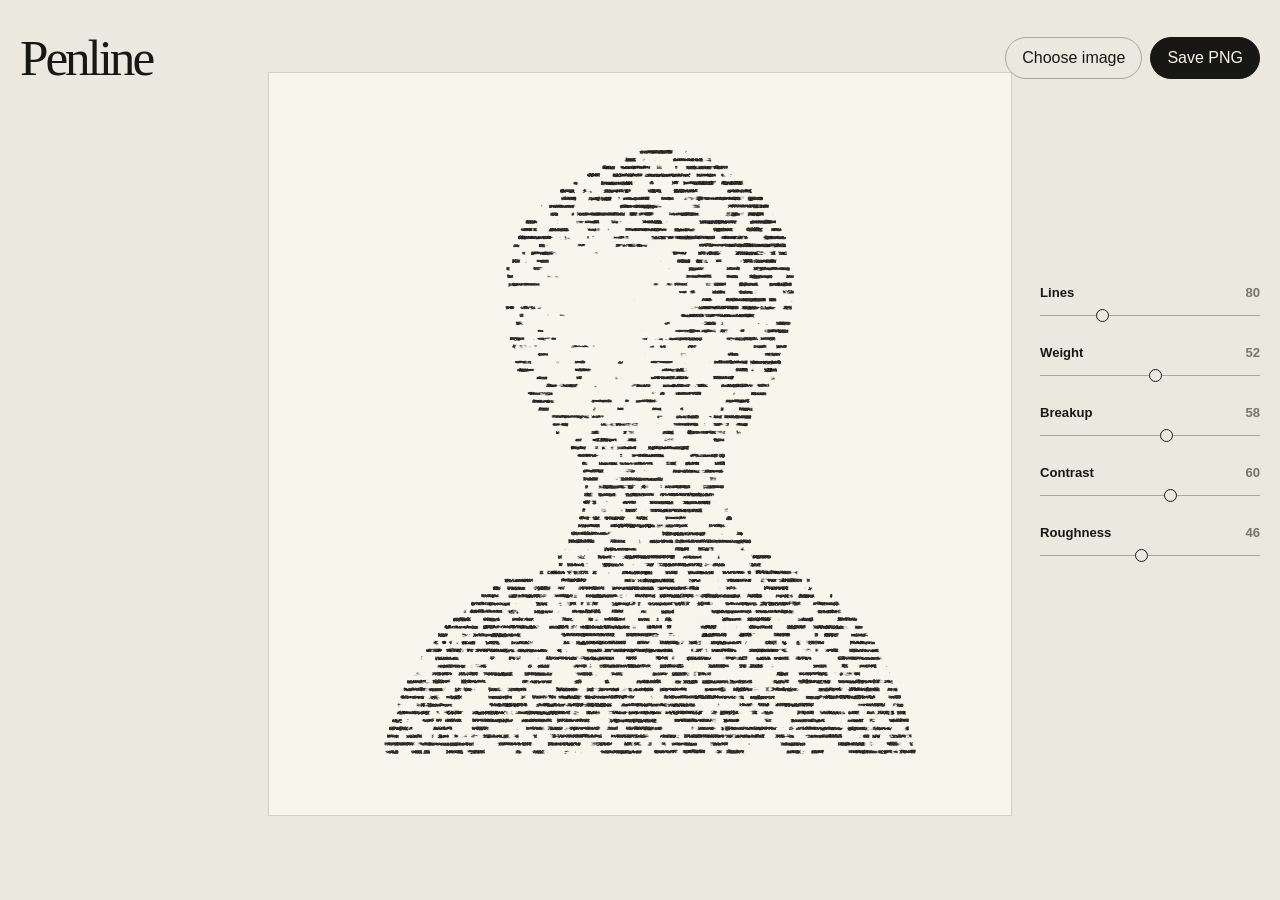
<file: index.html>
<!doctype html>
<html lang="en">
  <head>
    <meta charset="UTF-8" />
    <meta name="viewport" content="width=device-width, initial-scale=1" />
    <meta name="theme-color" content="#ebe8df" />
    <title>Penline</title>
    <link rel="stylesheet" href="./styles.css" />
  </head>
  <body>
    <main>
      <header>
        <h1>Penline</h1>
        <div class="actions">
          <label class="button" for="image-input">Choose image</label>
          <input id="image-input" type="file" accept="image/*" />
          <button class="button button-primary" id="save-button" type="button">Save PNG</button>
        </div>
      </header>

      <section class="workspace">
        <div class="canvas-shell" id="drop-zone">
          <canvas id="artwork" width="1400" height="1400" aria-label="Penline artwork"></canvas>
          <div class="drop-message" id="drop-message">Drop image</div>
        </div>

        <aside>
          <div class="control">
            <div class="control-label">
              <label for="lines">Lines</label>
              <output for="lines" id="lines-value">80</output>
            </div>
            <input id="lines" type="range" min="20" max="240" value="80" />
          </div>

          <div class="control">
            <div class="control-label">
              <label for="weight">Weight</label>
              <output for="weight" id="weight-value">52</output>
            </div>
            <input id="weight" type="range" min="10" max="90" value="52" />
          </div>

          <div class="control">
            <div class="control-label">
              <label for="breakup">Breakup</label>
              <output for="breakup" id="breakup-value">58</output>
            </div>
            <input id="breakup" type="range" min="0" max="100" value="58" />
          </div>

          <div class="control">
            <div class="control-label">
              <label for="contrast">Contrast</label>
              <output for="contrast" id="contrast-value">60</output>
            </div>
            <input id="contrast" type="range" min="0" max="100" value="60" />
          </div>

          <div class="control">
            <div class="control-label">
              <label for="roughness">Roughness</label>
              <output for="roughness" id="roughness-value">46</output>
            </div>
            <input id="roughness" type="range" min="0" max="100" value="46" />
          </div>

          <button
            class="reset is-hidden"
            id="reset-button"
            type="button"
            disabled
            aria-hidden="true"
          >
            Reset
          </button>
        </aside>
      </section>
    </main>

    <script src="./app.js" defer></script>
  </body>
</html>
</file>
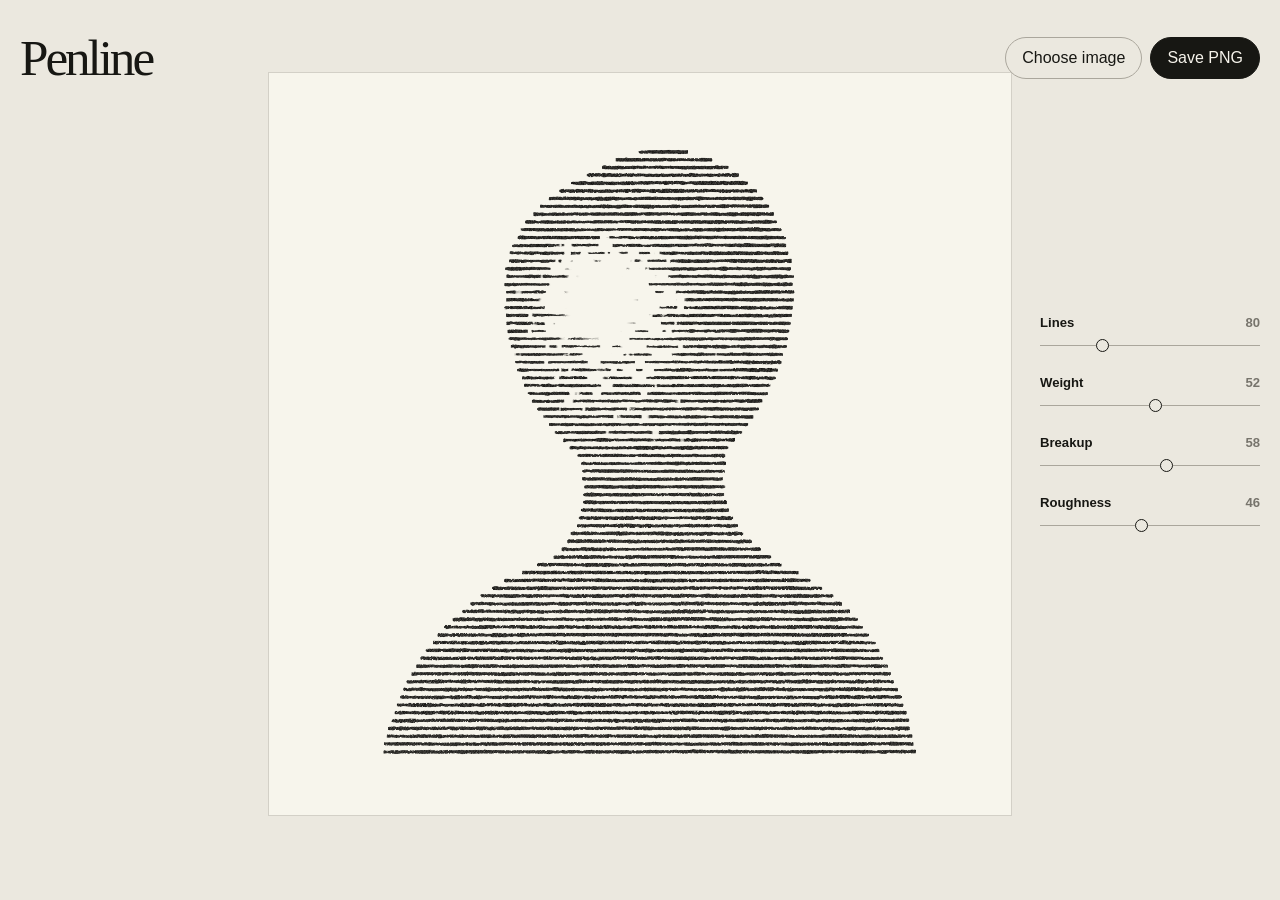
<file: public/index.html>
<!doctype html>
<html lang="en">
  <head>
    <meta charset="UTF-8" />
    <meta name="viewport" content="width=device-width, initial-scale=1" />
    <meta name="theme-color" content="#ebe8df" />
    <title>Penline</title>
    <link rel="stylesheet" href="./styles.css" />
  </head>
  <body>
    <main>
      <header>
        <h1>Penline</h1>
        <div class="actions">
          <label class="button" for="image-input">Choose image</label>
          <input id="image-input" type="file" accept="image/*" />
          <button class="button button-primary" id="save-button" type="button">Save PNG</button>
        </div>
      </header>

      <section class="workspace">
        <div class="canvas-shell" id="drop-zone">
          <canvas id="artwork" width="1400" height="1400" aria-label="Penline artwork"></canvas>
          <div class="drop-message" id="drop-message">Drop image</div>
        </div>

        <aside>
          <div class="control">
            <div class="control-label">
              <label for="lines">Lines</label>
              <output for="lines" id="lines-value">80</output>
            </div>
            <input id="lines" type="range" min="20" max="240" value="80" />
          </div>

          <div class="control">
            <div class="control-label">
              <label for="weight">Weight</label>
              <output for="weight" id="weight-value">52</output>
            </div>
            <input id="weight" type="range" min="10" max="90" value="52" />
          </div>

          <div class="control">
            <div class="control-label">
              <label for="breakup">Breakup</label>
              <output for="breakup" id="breakup-value">58</output>
            </div>
            <input id="breakup" type="range" min="0" max="100" value="58" />
          </div>

          <div class="control">
            <div class="control-label">
              <label for="roughness">Roughness</label>
              <output for="roughness" id="roughness-value">46</output>
            </div>
            <input id="roughness" type="range" min="0" max="100" value="46" />
          </div>

          <button
            class="reset is-hidden"
            id="reset-button"
            type="button"
            disabled
            aria-hidden="true"
          >
            Reset
          </button>
        </aside>
      </section>
    </main>

    <script src="./app.js" defer></script>
  </body>
</html>
</file>
<file: styles.css>
:root {
  color: #171713;
  background: #ebe8df;
  font-family: Arial, Helvetica, sans-serif;
  font-synthesis: none;
}

* {
  box-sizing: border-box;
}

body {
  margin: 0;
  min-width: 320px;
  min-height: 100vh;
}

button,
input {
  font: inherit;
}

main {
  position: relative;
  width: min(100% - 40px, 1440px);
  min-height: 100vh;
  margin: 0 auto;
  padding: 28px 0 40px;
}

header {
  position: absolute;
  z-index: 1;
  top: 28px;
  right: 0;
  left: 0;
  display: flex;
  align-items: center;
  justify-content: space-between;
}

h1 {
  margin: 0;
  font-family: Georgia, "Times New Roman", serif;
  font-size: clamp(2rem, 4vw, 4rem);
  font-weight: 400;
  letter-spacing: -0.06em;
}

.actions {
  display: flex;
  gap: 8px;
}

#image-input {
  position: absolute;
  width: 1px;
  height: 1px;
  overflow: hidden;
  clip-path: inset(50%);
}

.button {
  display: inline-flex;
  min-height: 42px;
  align-items: center;
  justify-content: center;
  padding: 0 16px;
  border: 1px solid #aaa69c;
  border-radius: 999px;
  color: inherit;
  background: transparent;
  cursor: pointer;
}

.button:hover {
  border-color: #171713;
}

.button-primary {
  border-color: #171713;
  color: #f6f3eb;
  background: #171713;
}

.workspace {
  display: grid;
  grid-template-columns: 220px minmax(280px, 750px) 220px;
  gap: 28px;
  align-items: center;
  justify-content: center;
  min-height: calc(100vh - 68px);
}

.canvas-shell {
  position: relative;
  grid-column: 2;
  width: 100%;
  overflow: hidden;
  border: 1px solid #d3d0c7;
  background: #f7f5ef;
}

.canvas-shell.dragging::after {
  position: absolute;
  inset: 12px;
  border: 1px dashed #171713;
  content: "";
  pointer-events: none;
}

#artwork {
  display: block;
  width: 100%;
  height: auto;
  aspect-ratio: 1;
}

.drop-message {
  position: absolute;
  inset: 0;
  display: none;
  place-items: center;
  font-size: 1rem;
  pointer-events: none;
}

.canvas-shell.dragging .drop-message {
  display: grid;
}

aside {
  display: grid;
  grid-column: 3;
  gap: 24px;
}

.control {
  display: grid;
  gap: 10px;
}

.control-label {
  display: flex;
  justify-content: space-between;
  font-size: 0.82rem;
  font-weight: 600;
}

output {
  color: #77746c;
  font-variant-numeric: tabular-nums;
}

input[type="range"] {
  width: 100%;
  height: 1px;
  margin: 5px 0;
  appearance: none;
  border: 0;
  border-radius: 0;
  outline: 0;
  background: #aaa69c;
}

input[type="range"]::-webkit-slider-thumb {
  width: 13px;
  height: 13px;
  appearance: none;
  border: 1px solid #171713;
  border-radius: 50%;
  background: #ebe8df;
  cursor: pointer;
}

input[type="range"]::-moz-range-thumb {
  width: 13px;
  height: 13px;
  border: 1px solid #171713;
  border-radius: 50%;
  background: #ebe8df;
  cursor: pointer;
}

.reset {
  width: fit-content;
  padding: 0;
  border: 0;
  border-bottom: 1px solid currentColor;
  color: #77746c;
  background: none;
  cursor: pointer;
}

.reset:hover {
  color: #171713;
}

.reset.is-hidden {
  visibility: hidden;
}

@media (max-width: 720px) {
  main {
    width: min(100% - 24px, 620px);
    min-height: auto;
    padding-top: 18px;
  }

  header {
    position: static;
    align-items: flex-start;
    margin-bottom: 24px;
  }

  .actions {
    flex-direction: column;
  }

  .button {
    min-height: 36px;
    padding: 0 12px;
    font-size: 0.8rem;
  }

  .workspace {
    grid-template-columns: 1fr;
    min-height: auto;
  }

  .canvas-shell,
  aside {
    grid-column: 1;
  }

  aside {
    grid-template-columns: repeat(2, minmax(0, 1fr));
  }

  .reset {
    align-self: end;
  }
}
</file>
<file: public/styles.css>
:root {
  color: #171713;
  background: #ebe8df;
  font-family: Arial, Helvetica, sans-serif;
  font-synthesis: none;
}

* {
  box-sizing: border-box;
}

body {
  margin: 0;
  min-width: 320px;
  min-height: 100vh;
}

button,
input {
  font: inherit;
}

main {
  position: relative;
  width: min(100% - 40px, 1440px);
  min-height: 100vh;
  margin: 0 auto;
  padding: 28px 0 40px;
}

header {
  position: absolute;
  z-index: 1;
  top: 28px;
  right: 0;
  left: 0;
  display: flex;
  align-items: center;
  justify-content: space-between;
}

h1 {
  margin: 0;
  font-family: Georgia, "Times New Roman", serif;
  font-size: clamp(2rem, 4vw, 4rem);
  font-weight: 400;
  letter-spacing: -0.06em;
}

.actions {
  display: flex;
  gap: 8px;
}

#image-input {
  position: absolute;
  width: 1px;
  height: 1px;
  overflow: hidden;
  clip-path: inset(50%);
}

.button {
  display: inline-flex;
  min-height: 42px;
  align-items: center;
  justify-content: center;
  padding: 0 16px;
  border: 1px solid #aaa69c;
  border-radius: 999px;
  color: inherit;
  background: transparent;
  cursor: pointer;
}

.button:hover {
  border-color: #171713;
}

.button-primary {
  border-color: #171713;
  color: #f6f3eb;
  background: #171713;
}

.workspace {
  display: grid;
  grid-template-columns: 220px minmax(280px, 750px) 220px;
  gap: 28px;
  align-items: center;
  justify-content: center;
  min-height: calc(100vh - 68px);
}

.canvas-shell {
  position: relative;
  grid-column: 2;
  width: 100%;
  overflow: hidden;
  border: 1px solid #d3d0c7;
  background: #f7f5ef;
}

.canvas-shell.dragging::after {
  position: absolute;
  inset: 12px;
  border: 1px dashed #171713;
  content: "";
  pointer-events: none;
}

#artwork {
  display: block;
  width: 100%;
  height: auto;
  aspect-ratio: 1;
}

.drop-message {
  position: absolute;
  inset: 0;
  display: none;
  place-items: center;
  font-size: 1rem;
  pointer-events: none;
}

.canvas-shell.dragging .drop-message {
  display: grid;
}

aside {
  display: grid;
  grid-column: 3;
  gap: 24px;
}

.control {
  display: grid;
  gap: 10px;
}

.control-label {
  display: flex;
  justify-content: space-between;
  font-size: 0.82rem;
  font-weight: 600;
}

output {
  color: #77746c;
  font-variant-numeric: tabular-nums;
}

input[type="range"] {
  width: 100%;
  height: 1px;
  margin: 5px 0;
  appearance: none;
  border: 0;
  border-radius: 0;
  outline: 0;
  background: #aaa69c;
}

input[type="range"]::-webkit-slider-thumb {
  width: 13px;
  height: 13px;
  appearance: none;
  border: 1px solid #171713;
  border-radius: 50%;
  background: #ebe8df;
  cursor: pointer;
}

input[type="range"]::-moz-range-thumb {
  width: 13px;
  height: 13px;
  border: 1px solid #171713;
  border-radius: 50%;
  background: #ebe8df;
  cursor: pointer;
}

.reset {
  width: fit-content;
  padding: 0;
  border: 0;
  border-bottom: 1px solid currentColor;
  color: #77746c;
  background: none;
  cursor: pointer;
}

.reset:hover {
  color: #171713;
}

.reset.is-hidden {
  visibility: hidden;
}

@media (max-width: 720px) {
  main {
    width: min(100% - 24px, 620px);
    min-height: auto;
    padding-top: 18px;
  }

  header {
    position: static;
    align-items: flex-start;
    margin-bottom: 24px;
  }

  .actions {
    flex-direction: column;
  }

  .button {
    min-height: 36px;
    padding: 0 12px;
    font-size: 0.8rem;
  }

  .workspace {
    grid-template-columns: 1fr;
    min-height: auto;
  }

  .canvas-shell,
  aside {
    grid-column: 1;
  }

  aside {
    grid-template-columns: repeat(2, minmax(0, 1fr));
  }

  .reset {
    align-self: end;
  }
}
</file>
